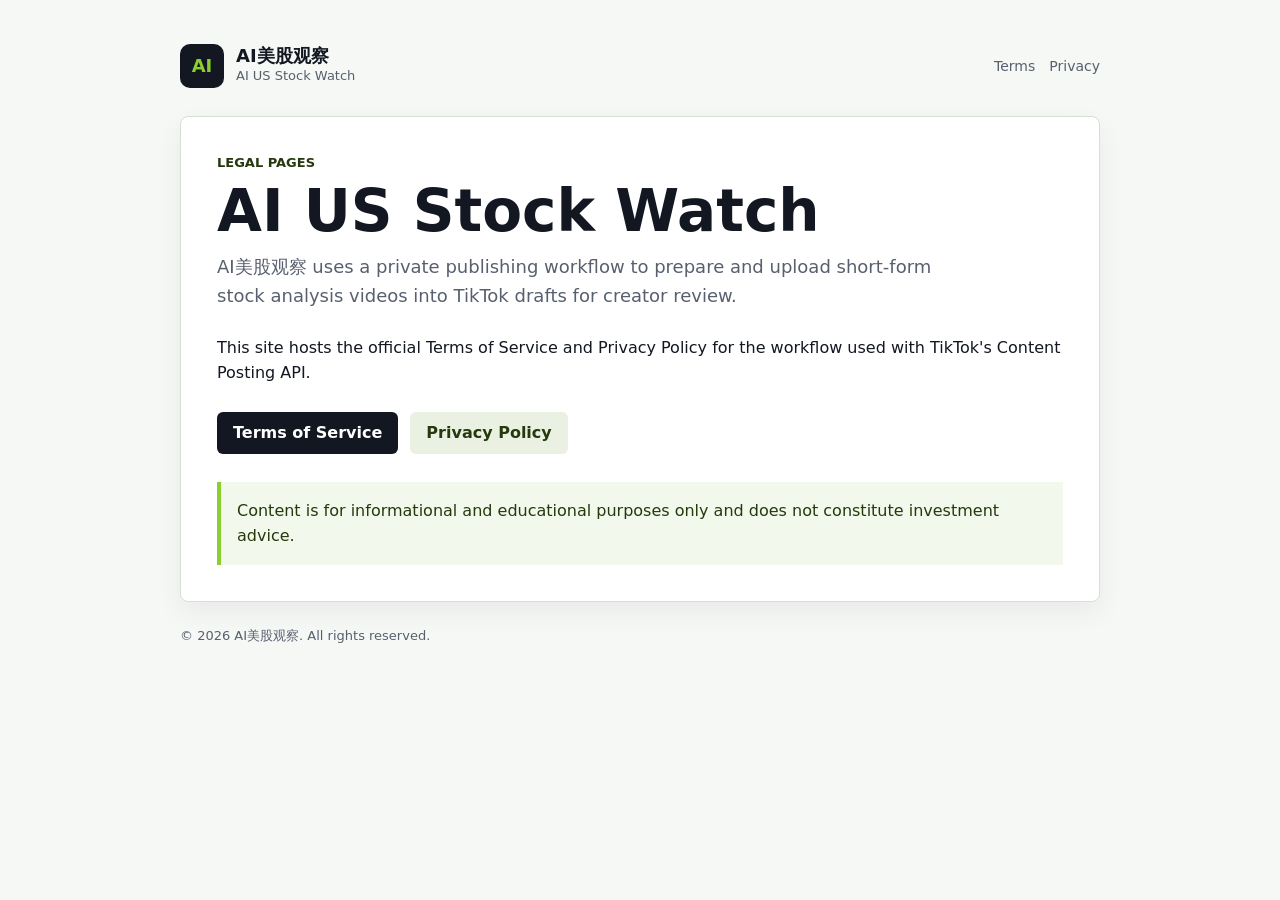
<file: docs/ai-us-stock-watch-legal/index.html>
<!doctype html>
<html lang="en">
  <head>
    <meta charset="utf-8">
    <meta name="viewport" content="width=device-width, initial-scale=1">
    <title>AI US Stock Watch Legal</title>
    <meta name="description" content="Legal pages for AI美股观察, a private short-video publishing workflow for creator-reviewed TikTok drafts.">
    <link rel="stylesheet" href="styles.css">
  </head>
  <body>
    <main class="shell">
      <nav class="nav" aria-label="Main navigation">
        <a class="brand" href="./">
          <span class="mark" aria-hidden="true">AI</span>
          <span>
            <strong>AI美股观察</strong>
            <span>AI US Stock Watch</span>
          </span>
        </a>
        <div class="links">
          <a href="terms/">Terms</a>
          <a href="privacy/">Privacy</a>
        </div>
      </nav>

      <section class="card">
        <p class="eyebrow">Legal pages</p>
        <h1>AI US Stock Watch</h1>
        <p class="lead">AI美股观察 uses a private publishing workflow to prepare and upload short-form stock analysis videos into TikTok drafts for creator review.</p>
        <p>This site hosts the official Terms of Service and Privacy Policy for the workflow used with TikTok's Content Posting API.</p>
        <div class="actions">
          <a class="button" href="terms/">Terms of Service</a>
          <a class="button secondary" href="privacy/">Privacy Policy</a>
        </div>
        <div class="notice">
          Content is for informational and educational purposes only and does not constitute investment advice.
        </div>
      </section>

      <footer>© 2026 AI美股观察. All rights reserved.</footer>
    </main>
  </body>
</html>
</file>
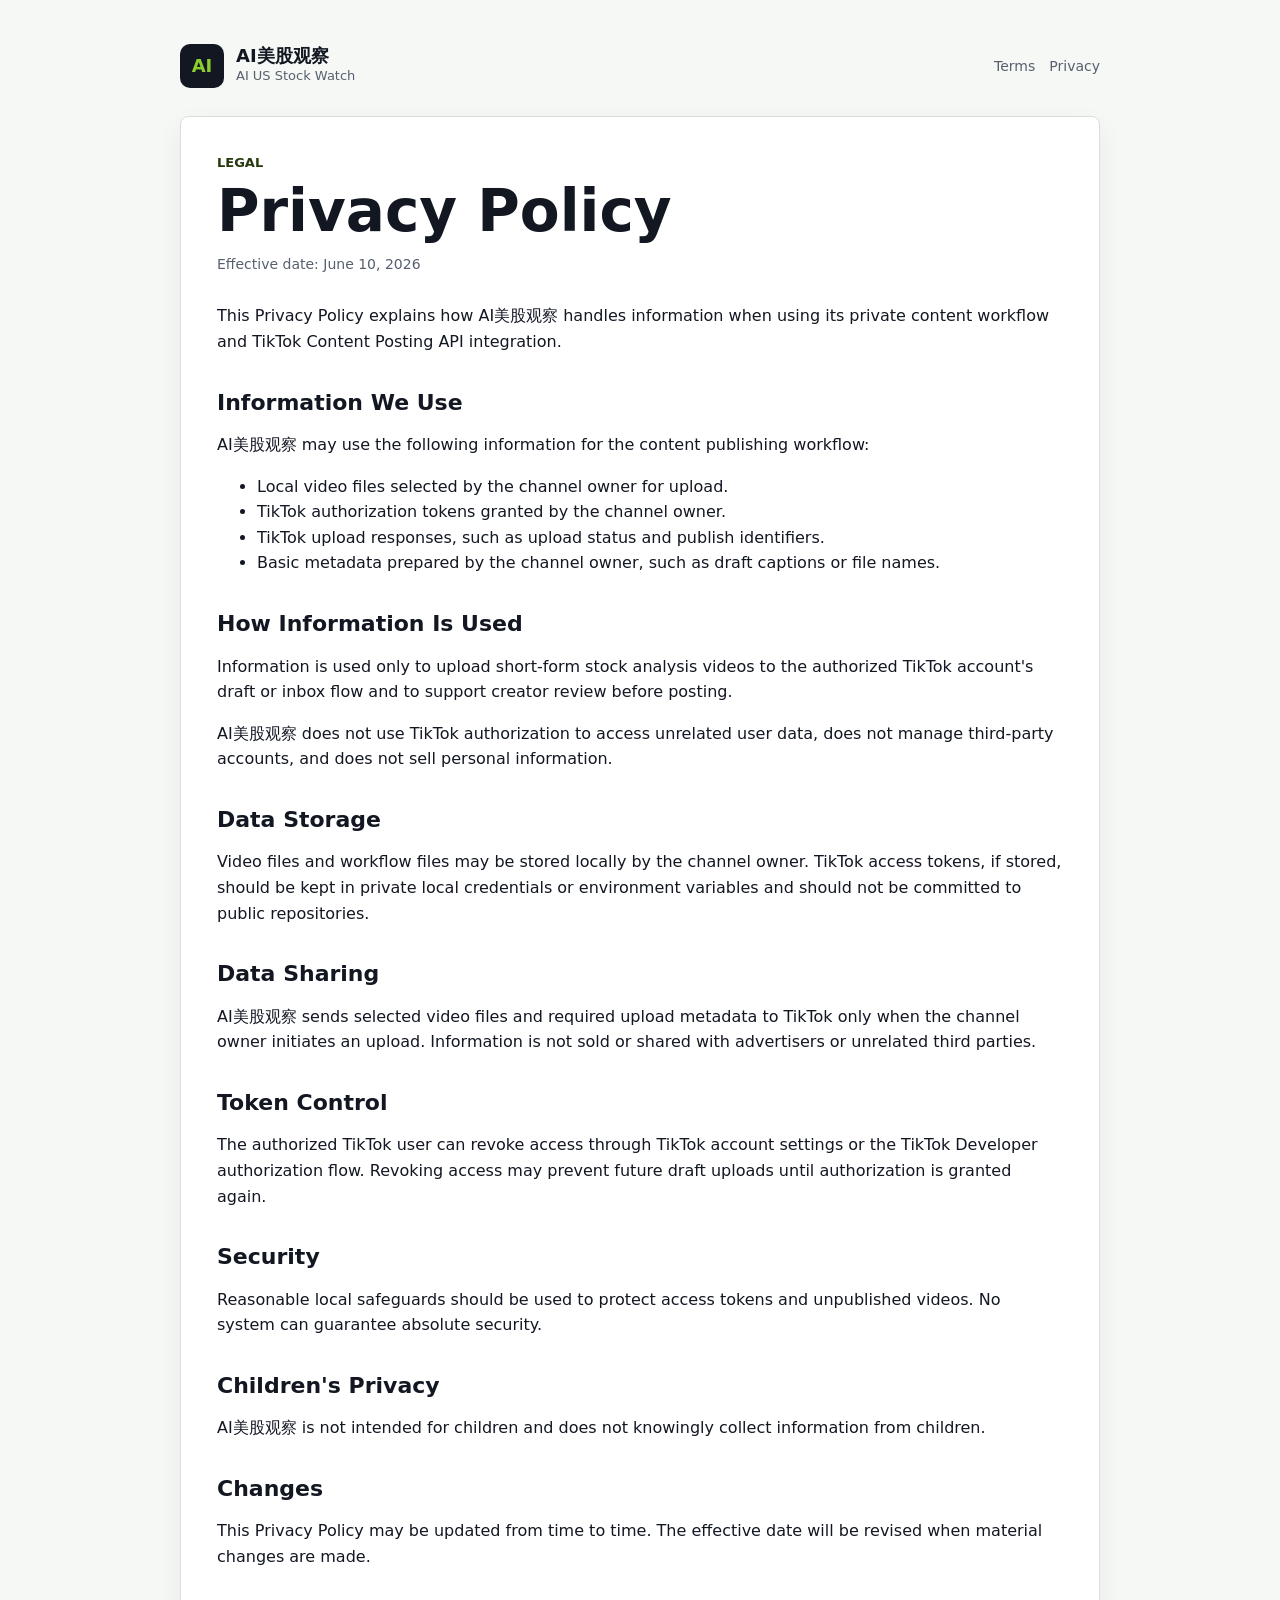
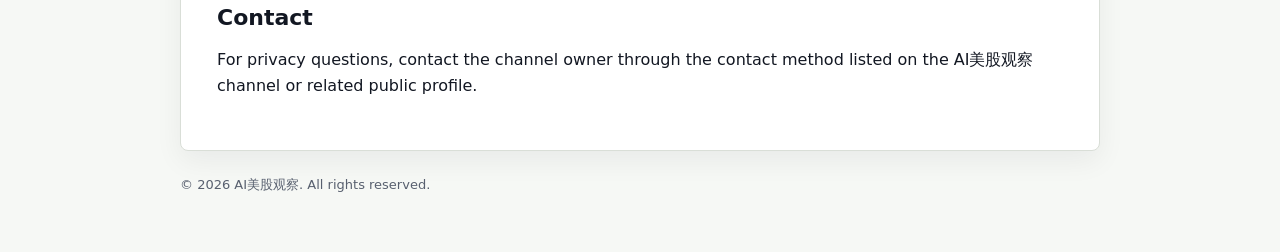
<file: docs/ai-us-stock-watch-legal/privacy/index.html>
<!doctype html>
<html lang="en">
  <head>
    <meta charset="utf-8">
    <meta name="viewport" content="width=device-width, initial-scale=1">
    <title>Privacy Policy | AI US Stock Watch</title>
    <meta name="description" content="Privacy Policy for AI美股观察.">
    <link rel="stylesheet" href="../styles.css">
  </head>
  <body>
    <main class="shell">
      <nav class="nav" aria-label="Main navigation">
        <a class="brand" href="../">
          <span class="mark" aria-hidden="true">AI</span>
          <span><strong>AI美股观察</strong><span>AI US Stock Watch</span></span>
        </a>
        <div class="links"><a href="../terms/">Terms</a><a href="../privacy/">Privacy</a></div>
      </nav>
      <article class="card">
        <p class="eyebrow">Legal</p>
        <h1>Privacy Policy</h1>
        <p class="meta">Effective date: June 10, 2026</p>
        <p>This Privacy Policy explains how AI美股观察 handles information when using its private content workflow and TikTok Content Posting API integration.</p>
        <h2>Information We Use</h2>
        <p>AI美股观察 may use the following information for the content publishing workflow:</p>
        <ul>
          <li>Local video files selected by the channel owner for upload.</li>
          <li>TikTok authorization tokens granted by the channel owner.</li>
          <li>TikTok upload responses, such as upload status and publish identifiers.</li>
          <li>Basic metadata prepared by the channel owner, such as draft captions or file names.</li>
        </ul>
        <h2>How Information Is Used</h2>
        <p>Information is used only to upload short-form stock analysis videos to the authorized TikTok account's draft or inbox flow and to support creator review before posting.</p>
        <p>AI美股观察 does not use TikTok authorization to access unrelated user data, does not manage third-party accounts, and does not sell personal information.</p>
        <h2>Data Storage</h2>
        <p>Video files and workflow files may be stored locally by the channel owner. TikTok access tokens, if stored, should be kept in private local credentials or environment variables and should not be committed to public repositories.</p>
        <h2>Data Sharing</h2>
        <p>AI美股观察 sends selected video files and required upload metadata to TikTok only when the channel owner initiates an upload. Information is not sold or shared with advertisers or unrelated third parties.</p>
        <h2>Token Control</h2>
        <p>The authorized TikTok user can revoke access through TikTok account settings or the TikTok Developer authorization flow. Revoking access may prevent future draft uploads until authorization is granted again.</p>
        <h2>Security</h2>
        <p>Reasonable local safeguards should be used to protect access tokens and unpublished videos. No system can guarantee absolute security.</p>
        <h2>Children's Privacy</h2>
        <p>AI美股观察 is not intended for children and does not knowingly collect information from children.</p>
        <h2>Changes</h2>
        <p>This Privacy Policy may be updated from time to time. The effective date will be revised when material changes are made.</p>
        <h2>Contact</h2>
        <p>For privacy questions, contact the channel owner through the contact method listed on the AI美股观察 channel or related public profile.</p>
      </article>
      <footer>© 2026 AI美股观察. All rights reserved.</footer>
    </main>
  </body>
</html>
</file>
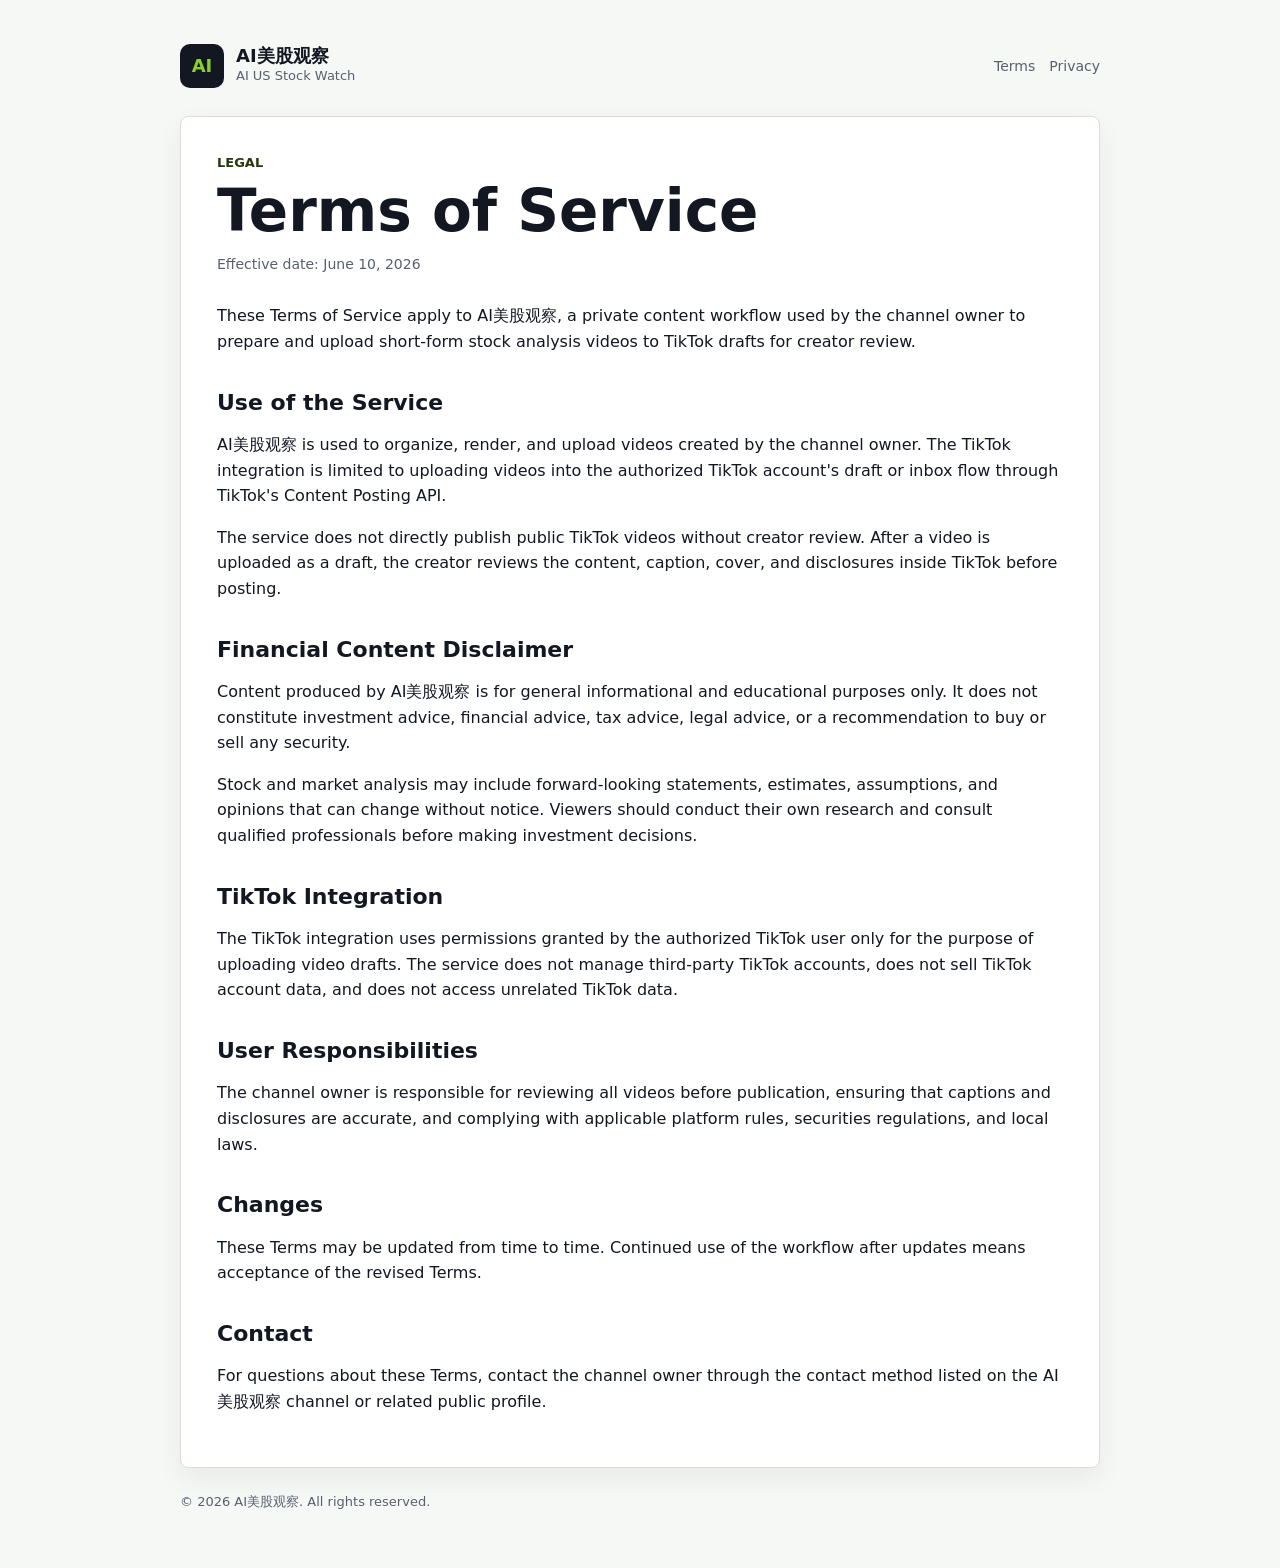
<file: docs/ai-us-stock-watch-legal/terms/index.html>
<!doctype html>
<html lang="en">
  <head>
    <meta charset="utf-8">
    <meta name="viewport" content="width=device-width, initial-scale=1">
    <title>Terms of Service | AI US Stock Watch</title>
    <meta name="description" content="Terms of Service for AI美股观察.">
    <link rel="stylesheet" href="../styles.css">
  </head>
  <body>
    <main class="shell">
      <nav class="nav" aria-label="Main navigation">
        <a class="brand" href="../">
          <span class="mark" aria-hidden="true">AI</span>
          <span><strong>AI美股观察</strong><span>AI US Stock Watch</span></span>
        </a>
        <div class="links"><a href="../terms/">Terms</a><a href="../privacy/">Privacy</a></div>
      </nav>
      <article class="card">
        <p class="eyebrow">Legal</p>
        <h1>Terms of Service</h1>
        <p class="meta">Effective date: June 10, 2026</p>
        <p>These Terms of Service apply to AI美股观察, a private content workflow used by the channel owner to prepare and upload short-form stock analysis videos to TikTok drafts for creator review.</p>
        <h2>Use of the Service</h2>
        <p>AI美股观察 is used to organize, render, and upload videos created by the channel owner. The TikTok integration is limited to uploading videos into the authorized TikTok account's draft or inbox flow through TikTok's Content Posting API.</p>
        <p>The service does not directly publish public TikTok videos without creator review. After a video is uploaded as a draft, the creator reviews the content, caption, cover, and disclosures inside TikTok before posting.</p>
        <h2>Financial Content Disclaimer</h2>
        <p>Content produced by AI美股观察 is for general informational and educational purposes only. It does not constitute investment advice, financial advice, tax advice, legal advice, or a recommendation to buy or sell any security.</p>
        <p>Stock and market analysis may include forward-looking statements, estimates, assumptions, and opinions that can change without notice. Viewers should conduct their own research and consult qualified professionals before making investment decisions.</p>
        <h2>TikTok Integration</h2>
        <p>The TikTok integration uses permissions granted by the authorized TikTok user only for the purpose of uploading video drafts. The service does not manage third-party TikTok accounts, does not sell TikTok account data, and does not access unrelated TikTok data.</p>
        <h2>User Responsibilities</h2>
        <p>The channel owner is responsible for reviewing all videos before publication, ensuring that captions and disclosures are accurate, and complying with applicable platform rules, securities regulations, and local laws.</p>
        <h2>Changes</h2>
        <p>These Terms may be updated from time to time. Continued use of the workflow after updates means acceptance of the revised Terms.</p>
        <h2>Contact</h2>
        <p>For questions about these Terms, contact the channel owner through the contact method listed on the AI美股观察 channel or related public profile.</p>
      </article>
      <footer>© 2026 AI美股观察. All rights reserved.</footer>
    </main>
  </body>
</html>
</file>
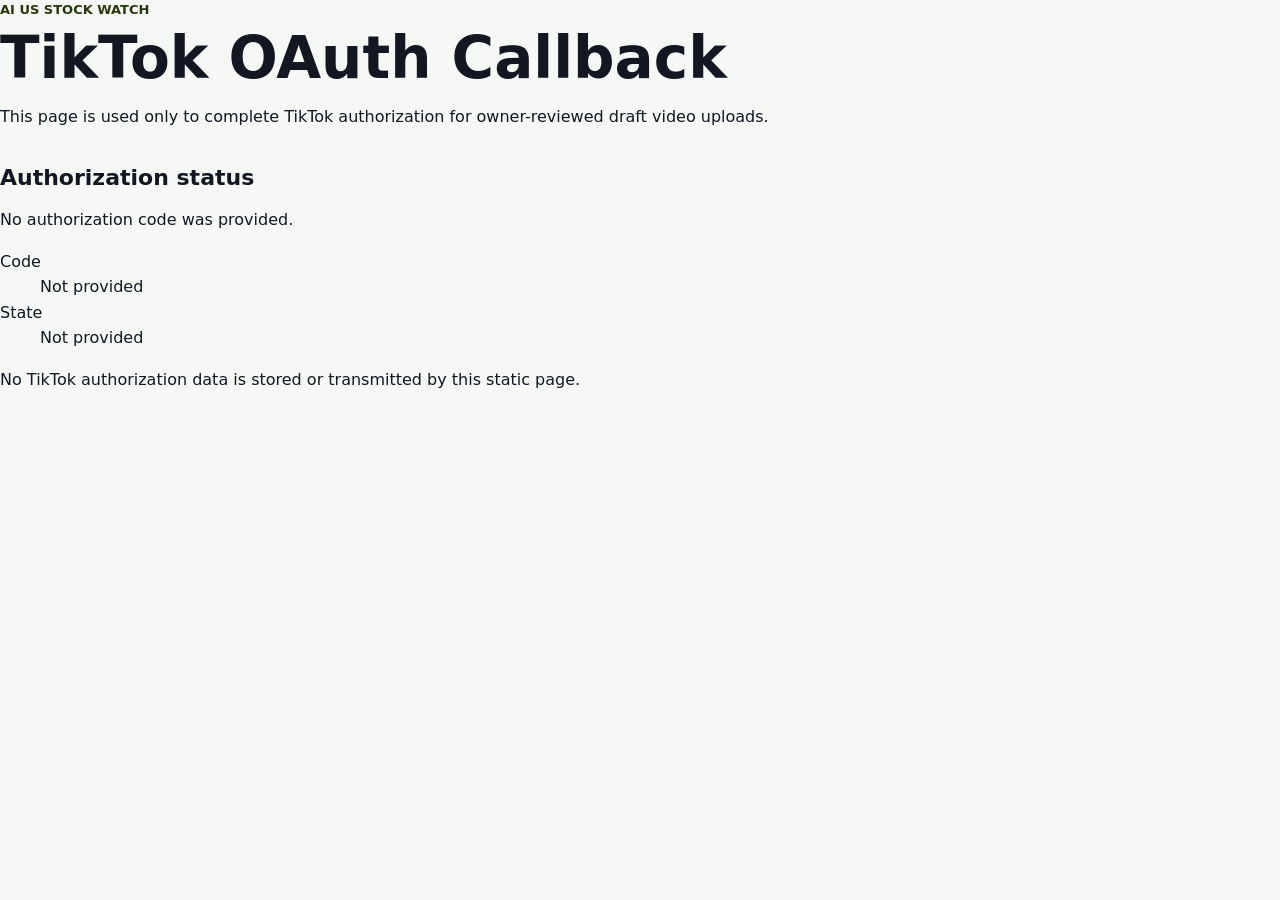
<file: docs/ai-us-stock-watch-legal/oauth/callback/index.html>
<!doctype html>
<html lang="en">
<head>
  <meta charset="utf-8">
  <meta name="viewport" content="width=device-width, initial-scale=1">
  <title>TikTok OAuth Callback | AI US Stock Watch</title>
  <link rel="stylesheet" href="../../styles.css">
</head>
<body>
  <main class="legal-page">
    <section class="hero compact">
      <p class="eyebrow">AI US Stock Watch</p>
      <h1>TikTok OAuth Callback</h1>
      <p>This page is used only to complete TikTok authorization for owner-reviewed draft video uploads.</p>
    </section>
    <section class="content-block">
      <h2>Authorization status</h2>
      <p id="status">Waiting for authorization parameters.</p>
      <dl class="callback-values">
        <dt>Code</dt>
        <dd id="code">Not provided</dd>
        <dt>State</dt>
        <dd id="state">Not provided</dd>
      </dl>
      <p>No TikTok authorization data is stored or transmitted by this static page.</p>
    </section>
  </main>
  <script>
    const params = new URLSearchParams(window.location.search);
    const code = params.get('code');
    const state = params.get('state');
    document.getElementById('code').textContent = code || 'Not provided';
    document.getElementById('state').textContent = state || 'Not provided';
    document.getElementById('status').textContent = code ? 'Authorization callback received.' : 'No authorization code was provided.';
  </script>
</body>
</html>
</file>
<file: docs/ai-us-stock-watch-legal/styles.css>
:root {
  color-scheme: light;
  --bg: #f6f8f5;
  --panel: #ffffff;
  --ink: #121722;
  --muted: #58606f;
  --line: #d9ded7;
  --accent: #8bcf2f;
  --accent-ink: #25390d;
}

* { box-sizing: border-box; }

body {
  margin: 0;
  background: var(--bg);
  color: var(--ink);
  font-family: Inter, ui-sans-serif, system-ui, -apple-system, BlinkMacSystemFont, "Segoe UI", sans-serif;
  line-height: 1.6;
}

a { color: #315f00; }

.shell {
  max-width: 960px;
  margin: 0 auto;
  padding: 32px 20px 56px;
}

.nav {
  display: flex;
  align-items: center;
  justify-content: space-between;
  gap: 18px;
  padding: 12px 0 28px;
}

.brand {
  display: flex;
  align-items: center;
  gap: 12px;
  min-width: 0;
  color: var(--ink);
  text-decoration: none;
}

.mark {
  display: inline-flex;
  align-items: center;
  justify-content: center;
  width: 44px;
  height: 44px;
  border-radius: 10px;
  background: #121722;
  color: var(--accent);
  flex: 0 0 auto;
  font-size: 18px;
  font-weight: 900;
}

.brand strong {
  display: block;
  font-size: 18px;
  line-height: 1.2;
}

.brand span span {
  display: block;
  color: var(--muted);
  font-size: 13px;
}

.links {
  display: flex;
  gap: 14px;
  font-size: 14px;
}

.links a {
  color: var(--muted);
  text-decoration: none;
}

.card {
  background: var(--panel);
  border: 1px solid var(--line);
  border-radius: 8px;
  padding: 36px;
  box-shadow: 0 10px 28px rgba(18, 23, 34, 0.06);
}

.eyebrow {
  margin: 0 0 8px;
  color: var(--accent-ink);
  font-size: 13px;
  font-weight: 700;
  letter-spacing: 0;
  text-transform: uppercase;
}

h1 {
  margin: 0 0 12px;
  font-size: clamp(34px, 6vw, 58px);
  line-height: 1.02;
  letter-spacing: 0;
}

h2 {
  margin: 34px 0 10px;
  font-size: 22px;
  line-height: 1.25;
}

p, li { font-size: 16px; }

.lead {
  margin: 0 0 24px;
  max-width: 760px;
  color: var(--muted);
  font-size: 18px;
}

.meta {
  margin: 0 0 28px;
  color: var(--muted);
  font-size: 14px;
}

.actions {
  display: flex;
  flex-wrap: wrap;
  gap: 12px;
  margin-top: 26px;
}

.button {
  display: inline-flex;
  align-items: center;
  min-height: 42px;
  padding: 0 16px;
  border-radius: 6px;
  background: var(--ink);
  color: #fff;
  font-weight: 700;
  text-decoration: none;
}

.button.secondary {
  background: #eaf1e3;
  color: var(--accent-ink);
}

.notice {
  margin-top: 28px;
  padding: 16px;
  border-left: 4px solid var(--accent);
  background: #f2f8eb;
  color: var(--accent-ink);
}

footer {
  margin-top: 24px;
  color: var(--muted);
  font-size: 13px;
}

@media (max-width: 680px) {
  .nav { align-items: flex-start; flex-direction: column; }
  .card { padding: 24px; }
}
</file>
